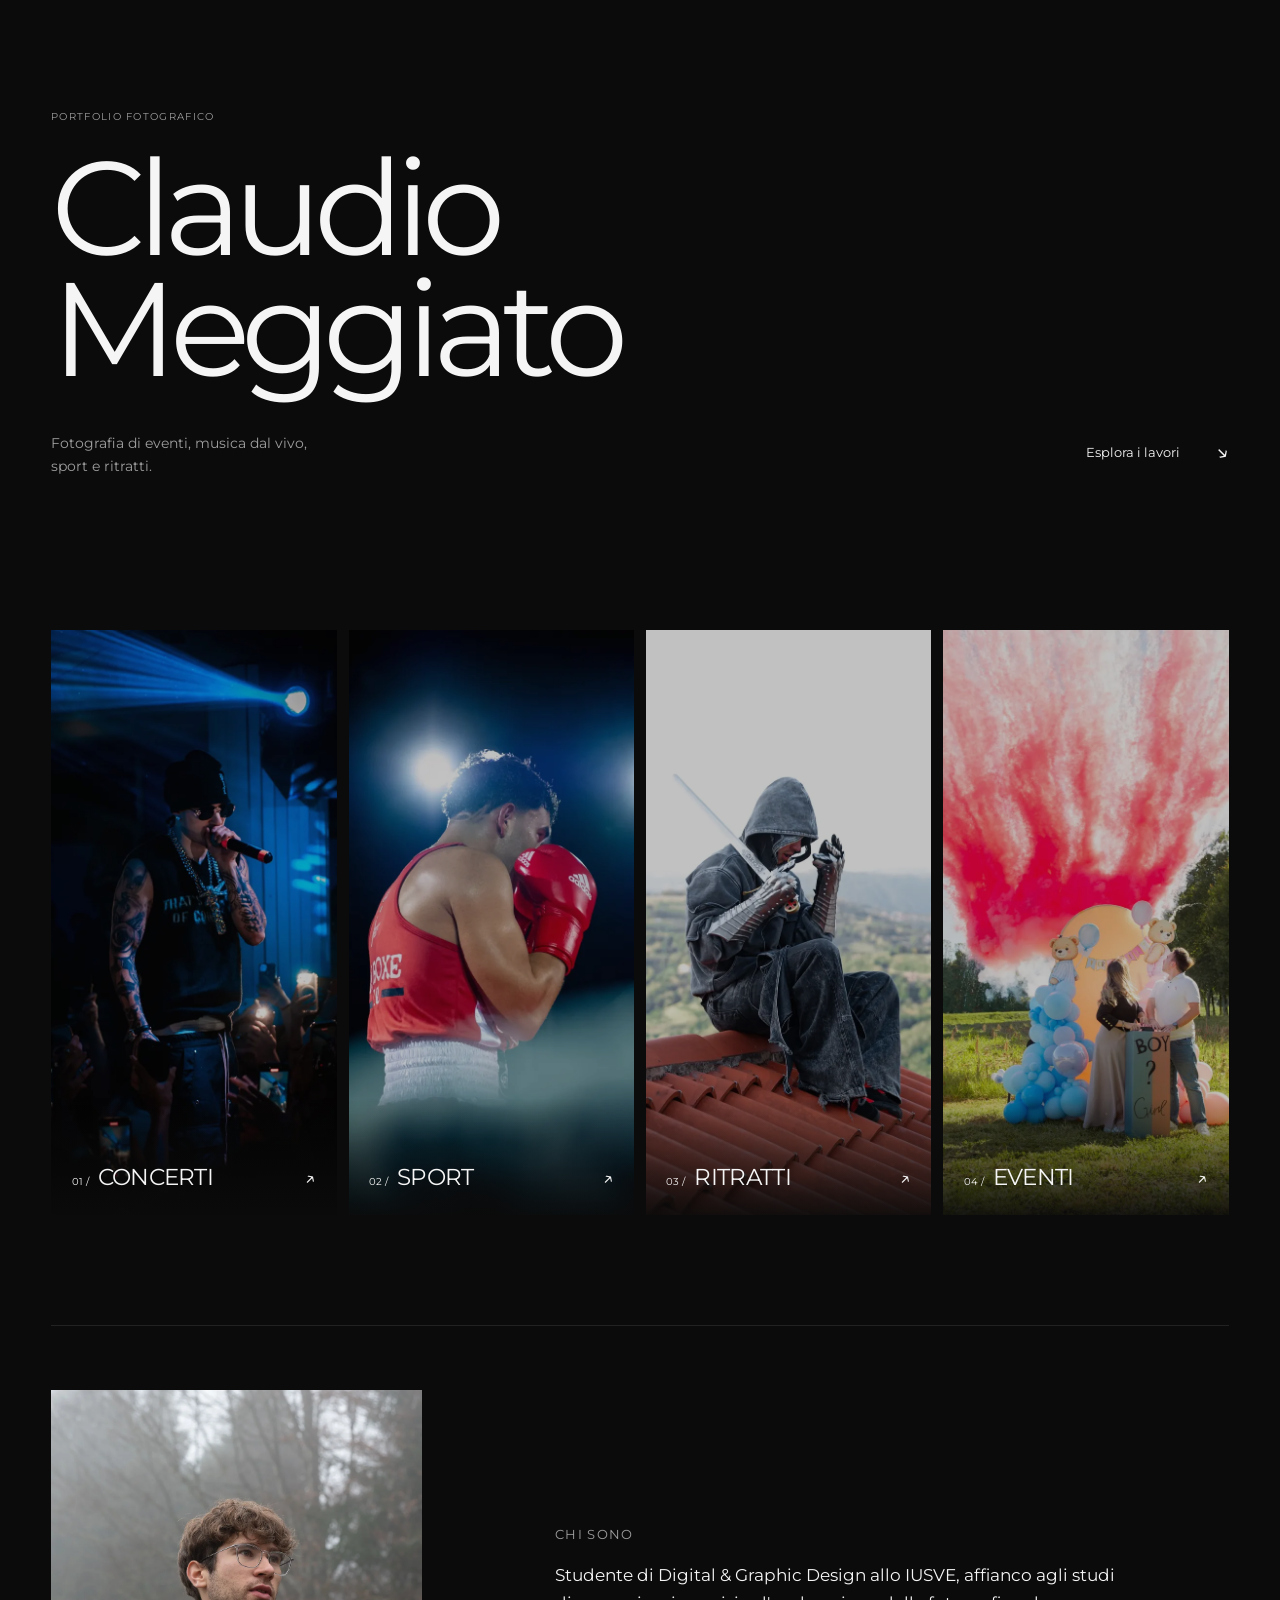
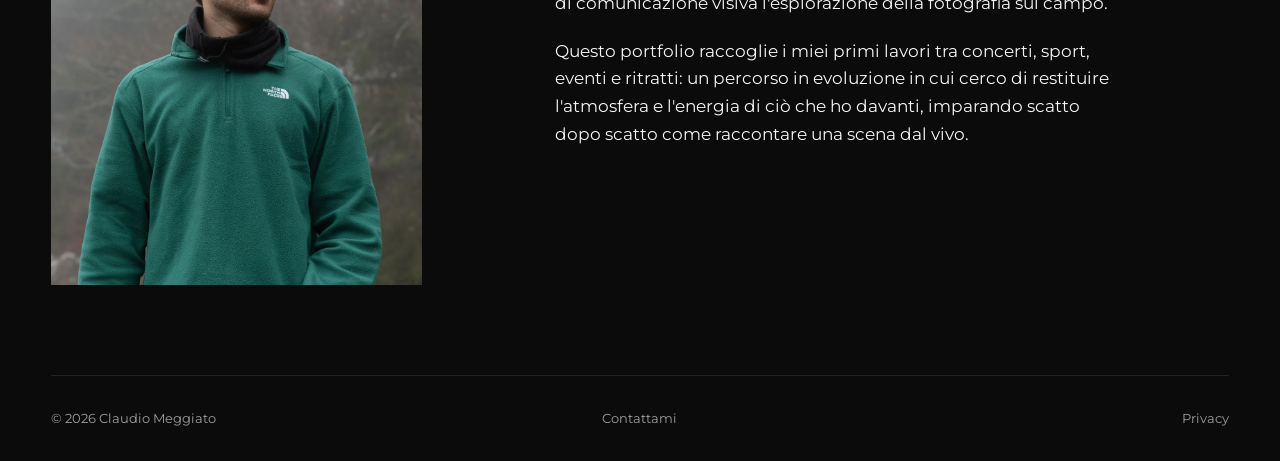
<file: index.html>
<!doctype html>
<html lang="it">
<head>
  <meta charset="utf-8">
  <meta name="viewport" content="width=device-width, initial-scale=1">
  <meta name="theme-color" content="#0b0b0b">
  <meta name="description" content="Claudio Meggiato. Fotografia di eventi, musica dal vivo, sport e ritratti.">
  <title>Claudio Meggiato — Fotografia</title>
  <!-- Montserrat locale per evitare dipendenze esterne. -->
  <link rel="stylesheet" href="style.css">
  <script src="email.js" defer></script>
  <script src="app.js" defer></script>
  <script src="cursor-reveal.js" defer></script>
</head>
<body>
  <a class="skip-link" href="#main">Vai al contenuto</a>

  <main id="main">
    <div id="home">
      <!-- Altezza 70svh: il primo tratto delle card resta visibile sotto la hero. -->
      <section class="hero" aria-labelledby="hero-title">
        <p class="micro hero-kicker">Portfolio fotografico</p>
        <h1 id="hero-title">Claudio<br>Meggiato</h1>
        <div class="cursor-reveal" id="cursor-reveal" aria-hidden="true">
          <img src="assets/profile.jpg" alt="" width="6000" height="4000">
        </div>
        <div class="hero-bottom">
          <p class="hero-bio">Fotografia di eventi, musica dal vivo,<br>sport e ritratti.</p>
          <a class="cta" href="#portfolio">Esplora i lavori <span aria-hidden="true">↘</span></a>
        </div>
      </section>

      <!-- Copertine originali dalla selezione Portfolio breve. -->
      <nav id="portfolio" class="category-home" aria-label="Categorie fotografiche">
        <a class="category-card" href="#concerti">
          <img src="assets/thumb/mga006.webp" alt="" loading="lazy" decoding="async">
          <div class="card-label"><span class="micro card-number">01 /</span><h2>Concerti</h2><span class="card-arrow" aria-hidden="true">↗</span></div>
        </a>
        <a class="category-card" href="#sport">
          <img src="assets/thumb/mga015.webp" alt="" loading="lazy" decoding="async">
          <div class="card-label"><span class="micro card-number">02 /</span><h2>Sport</h2><span class="card-arrow" aria-hidden="true">↗</span></div>
        </a>
        <a class="category-card" href="#ritratti">
          <img src="assets/thumb/mga012.webp" alt="" loading="lazy" decoding="async">
          <div class="card-label"><span class="micro card-number">03 /</span><h2>Ritratti</h2><span class="card-arrow" aria-hidden="true">↗</span></div>
        </a>
        <a class="category-card" href="#eventi">
          <img src="assets/thumb/mga022.webp" alt="" loading="lazy" decoding="async">
          <div class="card-label"><span class="micro card-number">04 /</span><h2>Eventi</h2><span class="card-arrow" aria-hidden="true">↗</span></div>
        </a>
      </nav>

      <section class="about" aria-labelledby="about-title">
        <img class="about-photo" src="assets/chi-sono.webp" alt="Claudio Meggiato" width="1067" height="1600" loading="lazy" decoding="async">
        <div class="about-content">
          <h2 id="about-title" class="about-kicker">Chi sono</h2>
          <div class="about-copy">
            <p>Studente di Digital &amp; Graphic Design allo IUSVE, affianco agli studi di comunicazione visiva l'esplorazione della fotografia sul campo.</p>
            <p>Questo portfolio raccoglie i miei primi lavori tra concerti, sport, eventi e ritratti: un percorso in evoluzione in cui cerco di restituire l'atmosfera e l'energia di ciò che ho davanti, imparando scatto dopo scatto come raccontare una scena dal vivo.</p>
          </div>
        </div>
      </section>

    </div>

    <!-- Le categorie funzionano con hash URL, anche aprendo il file localmente. -->
    <section id="category-view" class="category-view" hidden aria-labelledby="category-title">
      <div class="category-heading"><a href="#portfolio" class="back">← Portfolio</a><h1 id="category-title" tabindex="-1"></h1></div>
      <div class="gallery" id="gallery"></div>
    </section>
  </main>
  <footer class="site-footer" id="contatti">
    <span class="footer-copy">© 2026 Claudio Meggiato</span>
    <a class="footer-email protected-email" href="#" data-action="copy">Contattami</a>
    <a class="footer-location" href="privacy.html">Privacy</a>
  </footer>

  <!-- Dialog nativo: focus confinato nel visualizzatore ed Esc per chiudere. -->
  <dialog id="lightbox" aria-label="Visualizzatore fotografico">
    <button id="close" aria-label="Chiudi fotografia">×</button>
    <button class="arrow prev" id="prev" aria-label="Fotografia precedente">←</button>
    <img id="viewer-image" src="assets/thumb/mga001.webp" data-full="assets/full/mga001.webp" alt="" loading="lazy" decoding="async">
    <button class="arrow next" id="next" aria-label="Fotografia successiva">→</button>
    <span id="viewer-count" class="micro" aria-live="polite"></span>
  </dialog>
</body>
</html>
</file>
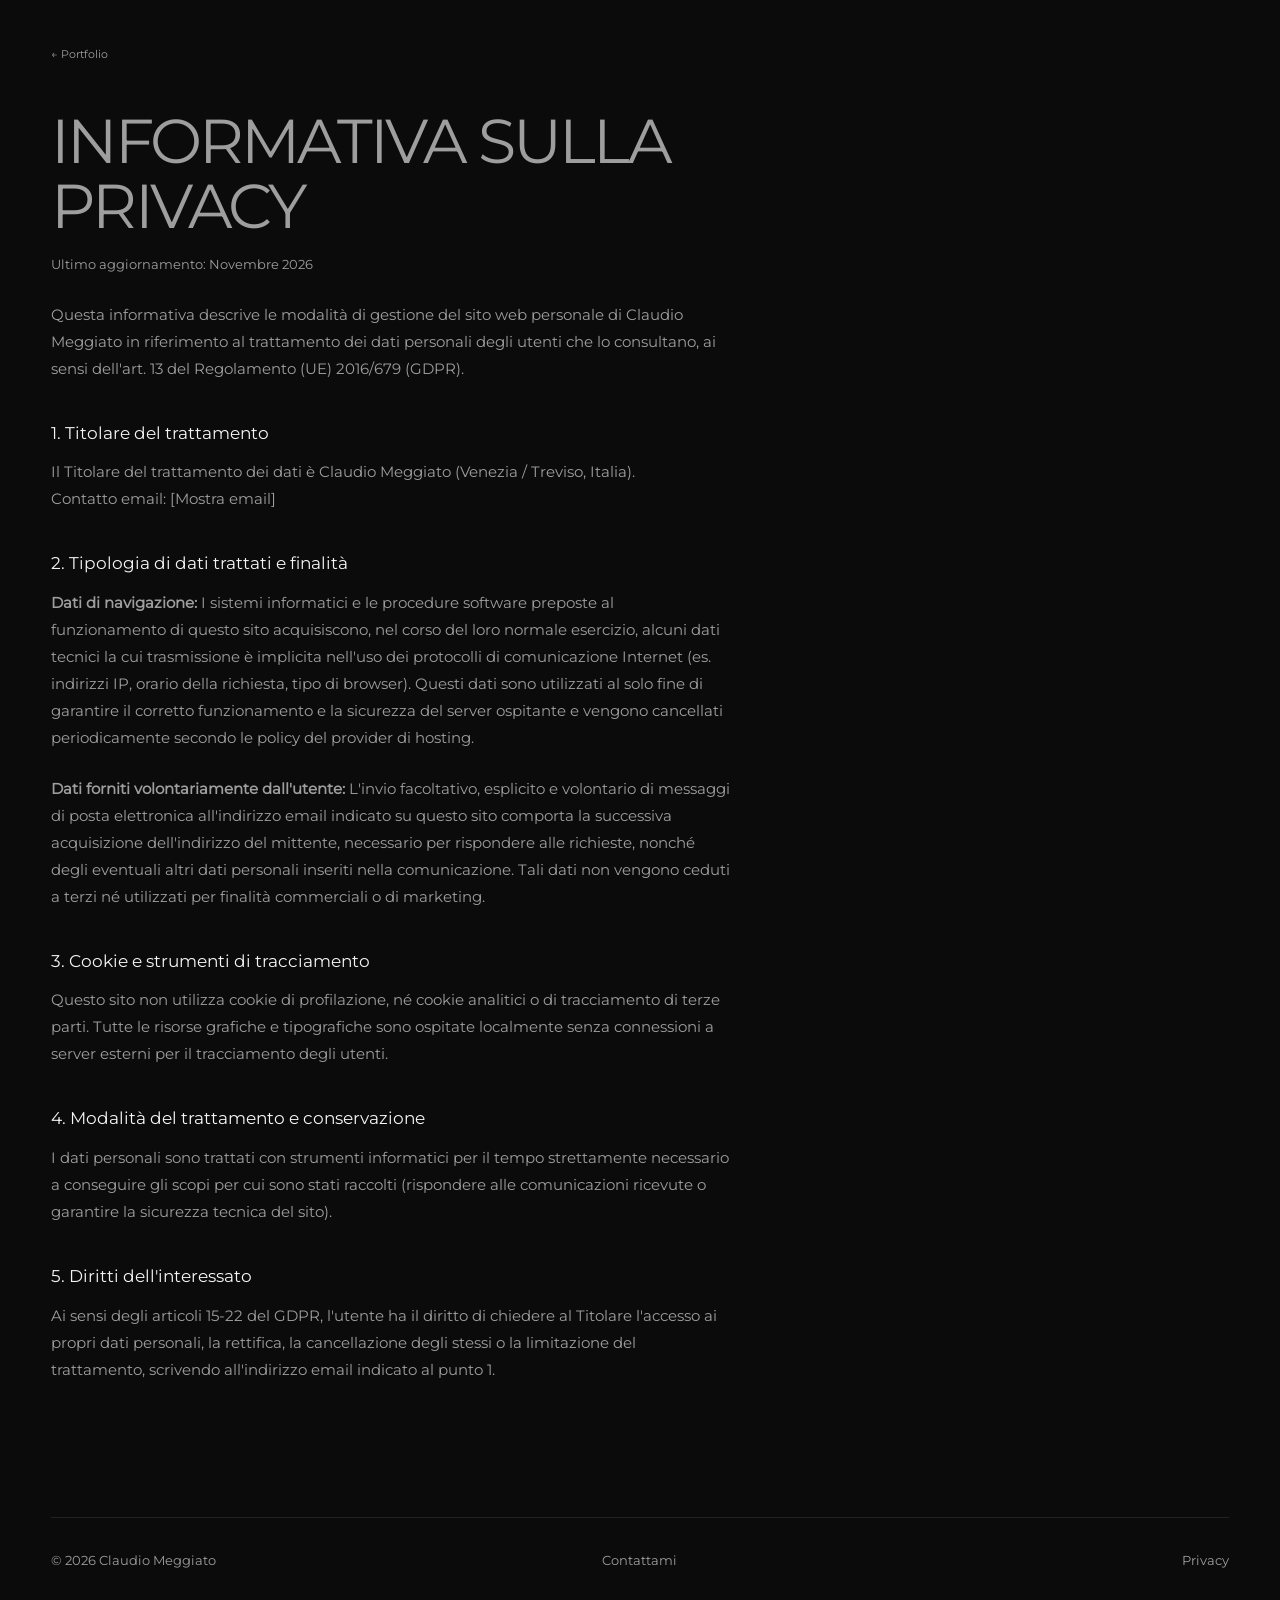
<file: privacy.html>
<!doctype html>
<html lang="it">
<head>
  <meta charset="utf-8">
  <meta name="viewport" content="width=device-width, initial-scale=1">
  <meta name="theme-color" content="#0b0b0b">
  <meta name="description" content="Informativa sulla privacy del sito di Claudio Meggiato.">
  <title>Privacy — Claudio Meggiato</title>
  <link rel="stylesheet" href="style.css">
  <script src="email.js" defer></script>
</head>
<body>
  <main class="privacy-page">
    <a class="back privacy-back" href="index.html">← Portfolio</a>
    <article class="privacy-copy">
      <h1>INFORMATIVA SULLA PRIVACY</h1>
      <p class="privacy-updated">Ultimo aggiornamento: Novembre 2026</p>

      <p>Questa informativa descrive le modalità di gestione del sito web personale di Claudio Meggiato in riferimento al trattamento dei dati personali degli utenti che lo consultano, ai sensi dell'art. 13 del Regolamento (UE) 2016/679 (GDPR).</p>

      <h2>1. Titolare del trattamento</h2>
      <p>Il Titolare del trattamento dei dati è Claudio Meggiato (Venezia / Treviso, Italia).<br>Contatto email: <span class="protected-email" data-action="reveal">[Mostra email]</span></p>

      <h2>2. Tipologia di dati trattati e finalità</h2>
      <p><strong>Dati di navigazione:</strong> I sistemi informatici e le procedure software preposte al funzionamento di questo sito acquisiscono, nel corso del loro normale esercizio, alcuni dati tecnici la cui trasmissione è implicita nell'uso dei protocolli di comunicazione Internet (es. indirizzi IP, orario della richiesta, tipo di browser). Questi dati sono utilizzati al solo fine di garantire il corretto funzionamento e la sicurezza del server ospitante e vengono cancellati periodicamente secondo le policy del provider di hosting.</p>
      <p><strong>Dati forniti volontariamente dall'utente:</strong> L'invio facoltativo, esplicito e volontario di messaggi di posta elettronica all'indirizzo email indicato su questo sito comporta la successiva acquisizione dell'indirizzo del mittente, necessario per rispondere alle richieste, nonché degli eventuali altri dati personali inseriti nella comunicazione. Tali dati non vengono ceduti a terzi né utilizzati per finalità commerciali o di marketing.</p>

      <h2>3. Cookie e strumenti di tracciamento</h2>
      <p>Questo sito non utilizza cookie di profilazione, né cookie analitici o di tracciamento di terze parti. Tutte le risorse grafiche e tipografiche sono ospitate localmente senza connessioni a server esterni per il tracciamento degli utenti.</p>

      <h2>4. Modalità del trattamento e conservazione</h2>
      <p>I dati personali sono trattati con strumenti informatici per il tempo strettamente necessario a conseguire gli scopi per cui sono stati raccolti (rispondere alle comunicazioni ricevute o garantire la sicurezza tecnica del sito).</p>

      <h2>5. Diritti dell'interessato</h2>
      <p>Ai sensi degli articoli 15-22 del GDPR, l'utente ha il diritto di chiedere al Titolare l'accesso ai propri dati personali, la rettifica, la cancellazione degli stessi o la limitazione del trattamento, scrivendo all'indirizzo email indicato al punto 1.</p>
    </article>
  </main>
  <footer class="site-footer" id="contatti">
    <span class="footer-copy">© 2026 Claudio Meggiato</span>
    <a class="footer-email protected-email" href="#" data-action="copy">Contattami</a>
    <a class="footer-location" href="privacy.html" aria-current="page">Privacy</a>
  </footer>
</body>
</html>
</file>
<file: style.css>
/* Fallback locale: il sito resta leggibile anche senza Google Fonts. */
@font-face{font-family:Montserrat;src:url('assets/montserrat-regular.ttf') format('truetype');font-weight:400;font-display:swap}
:root{
  --bg:#0b0b0b;
  --text:#f5f5f5;
  --muted:#9e9e9e;
  --font:Montserrat,Arial,sans-serif;
  --mono:Montserrat,Arial,sans-serif;
  --gutter:clamp(22px,4vw,72px);
  --ease:cubic-bezier(.22,1,.36,1);
}
*{box-sizing:border-box}
html{scroll-behavior:smooth;scroll-padding-top:104px}
body{margin:0;background:var(--bg);color:var(--text);font-family:var(--font);-webkit-font-smoothing:antialiased}
a{color:inherit;text-decoration:none}
button{font:inherit;color:inherit;cursor:pointer}
a,button{-webkit-tap-highlight-color:transparent}
a:focus-visible,button:focus-visible{outline:2px solid var(--text);outline-offset:5px}
[hidden]{display:none!important}
.micro{font-family:var(--mono);font-size:10px;font-weight:400;letter-spacing:1.3px;text-transform:uppercase;line-height:1.7}
.skip-link{position:fixed;top:12px;left:12px;transform:translateY(-200%);z-index:10;background:var(--text);color:var(--bg);padding:14px}
.skip-link:focus{transform:none}
/* Navbar opaca, priva di bordi e sempre raggiungibile. */
/* Il grande nome è l'unico titolo della hero; il vuoto è parte del layout. */
.hero{min-height:480px;height:70svh;padding:clamp(100px,12vh,120px) var(--gutter) 46px;display:flex;flex-direction:column;align-items:flex-start}
.hero-kicker{color:var(--muted);margin:0 0 22px}
.hero h1{font-size:clamp(82px,10.4vw,170px);font-weight:400;line-height:.91;letter-spacing:-.065em;margin:0 0 36px}
.hero h1{cursor:default}
.cursor-reveal{position:fixed;inset:0 auto auto 0;width:280px;height:auto;aspect-ratio:3/2;z-index:50;pointer-events:none;opacity:0;visibility:hidden;transform:translate3d(var(--cursor-x,-300px),var(--cursor-y,-300px),0) rotate(var(--cursor-rotation,0deg));will-change:transform,opacity;transition:opacity .28s ease,visibility 0s linear .28s}
.cursor-reveal.is-visible{opacity:1;visibility:visible;transition:opacity .28s ease,visibility 0s}
.cursor-reveal img{display:block;width:100%;height:100%;object-fit:cover;transform:scale(.92);transition:transform .38s var(--ease)}
.cursor-reveal.is-visible img{transform:scale(1)}
.hero-bottom{margin-top:0;padding-top:0;display:flex;width:100%;justify-content:space-between;align-items:flex-end;gap:24px}
.hero-bio{color:var(--muted);font-size:14px;line-height:1.65;margin:0}
.cta{display:inline-flex;align-items:center;gap:35px;padding:12px 0;font-size:13px;white-space:nowrap}
.cta span{font-size:24px;transition:transform .3s var(--ease)}
.cta:hover span{transform:translate(3px,3px)}
/* Flex anima la larghezza: nessuna logica JS o libreria per l'hover. */
.category-home{display:flex;gap:12px;padding:0 var(--gutter);height:clamp(430px,65svh,760px);scroll-margin-top:16px}
.category-card{position:relative;isolation:isolate;display:block;overflow:hidden;flex:1 1 0;min-width:0;transition:flex .7s var(--ease)}
.category-card img{display:block;width:100%;height:100%;object-fit:cover;transition:transform .9s var(--ease)}
/* Velo uniforme, rimosso in hover, separato dal gradiente per le scritte. */
.category-card::before{content:'';position:absolute;inset:0;z-index:1;background:rgba(11,11,11,.25);transition:background .6s var(--ease);pointer-events:none}
/* Il gradiente interessa soltanto l'ultimo 20% della fotografia. */
.category-card::after{content:'';position:absolute;inset:80% 0 0;z-index:2;background:linear-gradient(transparent,rgba(11,11,11,.92));pointer-events:none}
.card-label{position:absolute;z-index:3;left:clamp(15px,1.6vw,28px);right:clamp(15px,1.6vw,28px);bottom:24px;display:flex;align-items:baseline;gap:9px;white-space:nowrap}
.card-number{font-size:10px;letter-spacing:0}
.card-label h2{font-size:clamp(17px,1.8vw,30px);font-weight:500;letter-spacing:-.7px;text-transform:uppercase;margin:0}
.card-arrow{margin-left:auto;font-size:20px}
/* Espansione riservata ai dispositivi con hover reale; tastiera equivalente. */
@media(min-width:768px) and (hover:hover) and (pointer:fine){
  .category-card:hover,.category-card:focus-visible{flex:1.35 1 0}
  .category-card:hover::before,.category-card:focus-visible::before{background:rgba(11,11,11,0)}
  .category-card:hover img,.category-card:focus-visible img{transform:scale(1.035)}
}
/* Presentazione allineata ai margini delle categorie. */
.about{margin:110px var(--gutter) 0;padding-top:64px;border-top:1px solid #222;display:grid;grid-template-columns:repeat(12,minmax(0,1fr));gap:32px;align-items:center}
.about-photo{grid-column:1 / span 4;display:block;width:100%;height:auto;aspect-ratio:3/4;object-fit:cover}
.about-content{grid-column:6 / span 6;min-width:0}
.about-kicker{margin:0 0 20px;font-family:var(--mono);font-size:13px;font-weight:400;letter-spacing:1.3px;text-transform:uppercase;color:var(--muted)}
.about-copy{max-width:58ch;font-size:1.05rem;line-height:1.65;color:var(--text)}
.about-copy p{margin:0 0 20px}
.about-copy p:last-child{margin-bottom:0}
.about-contact{display:inline-block;margin-top:32px;font-family:var(--mono);font-size:13px;line-height:1.6;color:var(--muted);transition:color .2s ease}
.about-contact:hover,.about-contact:focus-visible{color:var(--text)}
/* Footer in riga, allineato ai margini della griglia. */
.site-footer{margin:90px var(--gutter) 0;padding:32px 0;border-top:1px solid #222;display:flex;display:grid;grid-template-columns:1fr 1fr 1fr;align-items:center;gap:20px;color:var(--muted);font-family:var(--mono);font-size:13px;line-height:1.6}
.site-footer a{color:var(--muted);transition:color .2s ease}
.site-footer a:hover,.site-footer a:focus-visible{color:var(--text)}
.footer-email{text-align:center}.footer-location{text-align:right}
.privacy-page{max-width:1800px;margin:0 auto;padding:35px var(--gutter) 20px}
.privacy-back{display:inline-block;margin-bottom:36px}
.privacy-copy{max-width:680px}
.privacy-page h1{font-size:clamp(32px,6vw,62px);font-weight:400;line-height:1.05;letter-spacing:-.045em;margin:0 0 14px}
.privacy-updated{color:var(--muted);font-size:13px;margin:0 0 48px}
.privacy-copy{font-size:15px;line-height:1.8;color:var(--muted)}
.privacy-copy p{margin:0 0 24px}
.privacy-copy h2{font-size:17px;font-weight:500;color:var(--text);margin:36px 0 10px}
.privacy-copy a,.privacy-copy .protected-email{color:var(--muted);cursor:pointer;text-decoration:none;transition:color .2s ease}
.privacy-copy a:hover,.privacy-copy a:focus-visible,.privacy-copy .protected-email:hover,.privacy-copy .protected-email:focus-visible{color:var(--text)}
/* Gallerie esistenti: fotografie integre, senza ritaglio. */
.category-view{padding:35px var(--gutter);max-width:1800px;margin:auto}
.category-heading{display:flex;align-items:center;gap:35px;margin-bottom:35px}
.back{font-family:var(--mono);font-size:11px;color:var(--muted);padding:12px 0}
.category-heading h1{font-size:30px;font-weight:400;margin:0;letter-spacing:-1px}
.gallery{columns:3;column-gap:24px;column-fill:balance}
.photo{width:100%;padding:0;border:0;background:var(--bg);display:inline-block;vertical-align:top;overflow:hidden;margin:0 0 24px;break-inside:avoid;page-break-inside:avoid}
.photo{background-color:#141414}
.photo img{width:100%;height:auto;display:block;opacity:0;transition:opacity .45s ease,transform .4s}
.photo img.is-loaded{opacity:1}
.category-view.entering{animation:category-enter .3s ease both}
@keyframes category-enter{from{opacity:0}to{opacity:1}}
@media (prefers-reduced-motion:reduce){.category-view.entering{animation:none}.photo img{transition:none}}
.photo:hover img{transform:scale(1.015)}
/* Composizione Sport: posizioni esplicite, gap costante tra ogni scatto. */
.gallery.sport-layout,.gallery.event-layout{columns:initial;display:grid;grid-template-columns:repeat(3,minmax(0,1fr));align-items:start;gap:24px}
.gallery-column{display:flex;flex-direction:column;gap:24px;min-width:0}
.gallery.sport-layout .photo,.gallery.event-layout .photo{display:block;width:100%;margin:0}
/* Lightbox, frecce, contatore e chiusura. */
dialog{max-width:none;max-height:none;width:100%;height:100dvh;border:0;margin:0;padding:70px 90px;background:var(--bg);color:var(--text);overflow:hidden}
dialog::backdrop{background:var(--bg)}
dialog[open]{display:flex;align-items:center;justify-content:center}
#viewer-image{max-width:100%;max-height:calc(100dvh - 150px);object-fit:contain;min-height:0}
#close{position:absolute;right:25px;top:12px;font-size:38px;background:var(--bg);border:0;width:48px;height:48px}
#viewer-count{position:absolute;bottom:25px;left:50%;transform:translateX(-50%);color:var(--muted)}
.arrow{position:absolute;top:50%;transform:translateY(-50%);background:var(--bg);border:0;width:48px;height:48px;font-size:27px}
.prev{left:20px}.next{right:20px}
body.viewing{overflow:hidden}
/* Sotto 768px: quattro card orizzontali da 210px, impilate. */
@media(max-width:767px){
  html{scroll-padding-top:115px}
  .hero{height:auto;min-height:auto;max-height:none;padding-top:48px;padding-bottom:40px}
  .hero h1{font-size:clamp(2.8rem,11.5vw,3.8rem);line-height:1.05;margin-bottom:20px}
  .hero-kicker{font-size:9px;margin-bottom:22px}
  .hero-bottom{align-items:flex-start;flex-direction:column;justify-content:flex-start;gap:20px}
  .hero-bio{font-size:13px;max-width:none}
  .cta{font-size:12px;gap:25px}
  .category-home{height:auto;flex-direction:column;gap:12px}
  .category-card{flex:none;height:210px;min-height:210px}
  .category-card img{object-position:center 40%}
  .card-label{left:22px;right:22px;bottom:18px;gap:12px}
  .card-label h2{font-size:26px}
  .card-number{font-size:10px}
  .category-card::after{inset:80% 0 0}
  .about{margin-top:64px;grid-template-columns:minmax(0,1fr);gap:28px}
  .about-photo{grid-column:1;max-height:380px}
  .about-content{grid-column:1}
  .site-footer{margin-top:90px;flex-direction:column;align-items:flex-start;gap:16px;font-size:13px}
  .gallery{columns:2;column-gap:20px}
  .photo{margin-bottom:20px}
  .category-heading{gap:24px}
  .category-heading h1{font-size:25px}
  .gallery{columns:1;column-gap:0}
  .gallery.sport-layout,.gallery.event-layout{display:flex;flex-direction:column;gap:20px}
  .gallery-column{gap:20px}
  .photo{margin-bottom:20px}
  dialog{padding:65px 12px 95px}
  #viewer-image{max-height:calc(100dvh - 165px)}
  #close{right:9px;top:8px}
  .arrow{top:auto;bottom:40px;transform:none}
  .prev{left:calc(50% - 65px)}.next{right:calc(50% - 65px)}
  #viewer-count{bottom:18px}
}
@media(max-width:767px),(hover:none){.cursor-reveal{display:none}}
/* Rispetto delle preferenze di accessibilità, compreso lo scroll. */
@media(prefers-reduced-motion:reduce){html{scroll-behavior:auto}*,*::before,*::after{transition:none!important;animation:none!important}}
</file>
